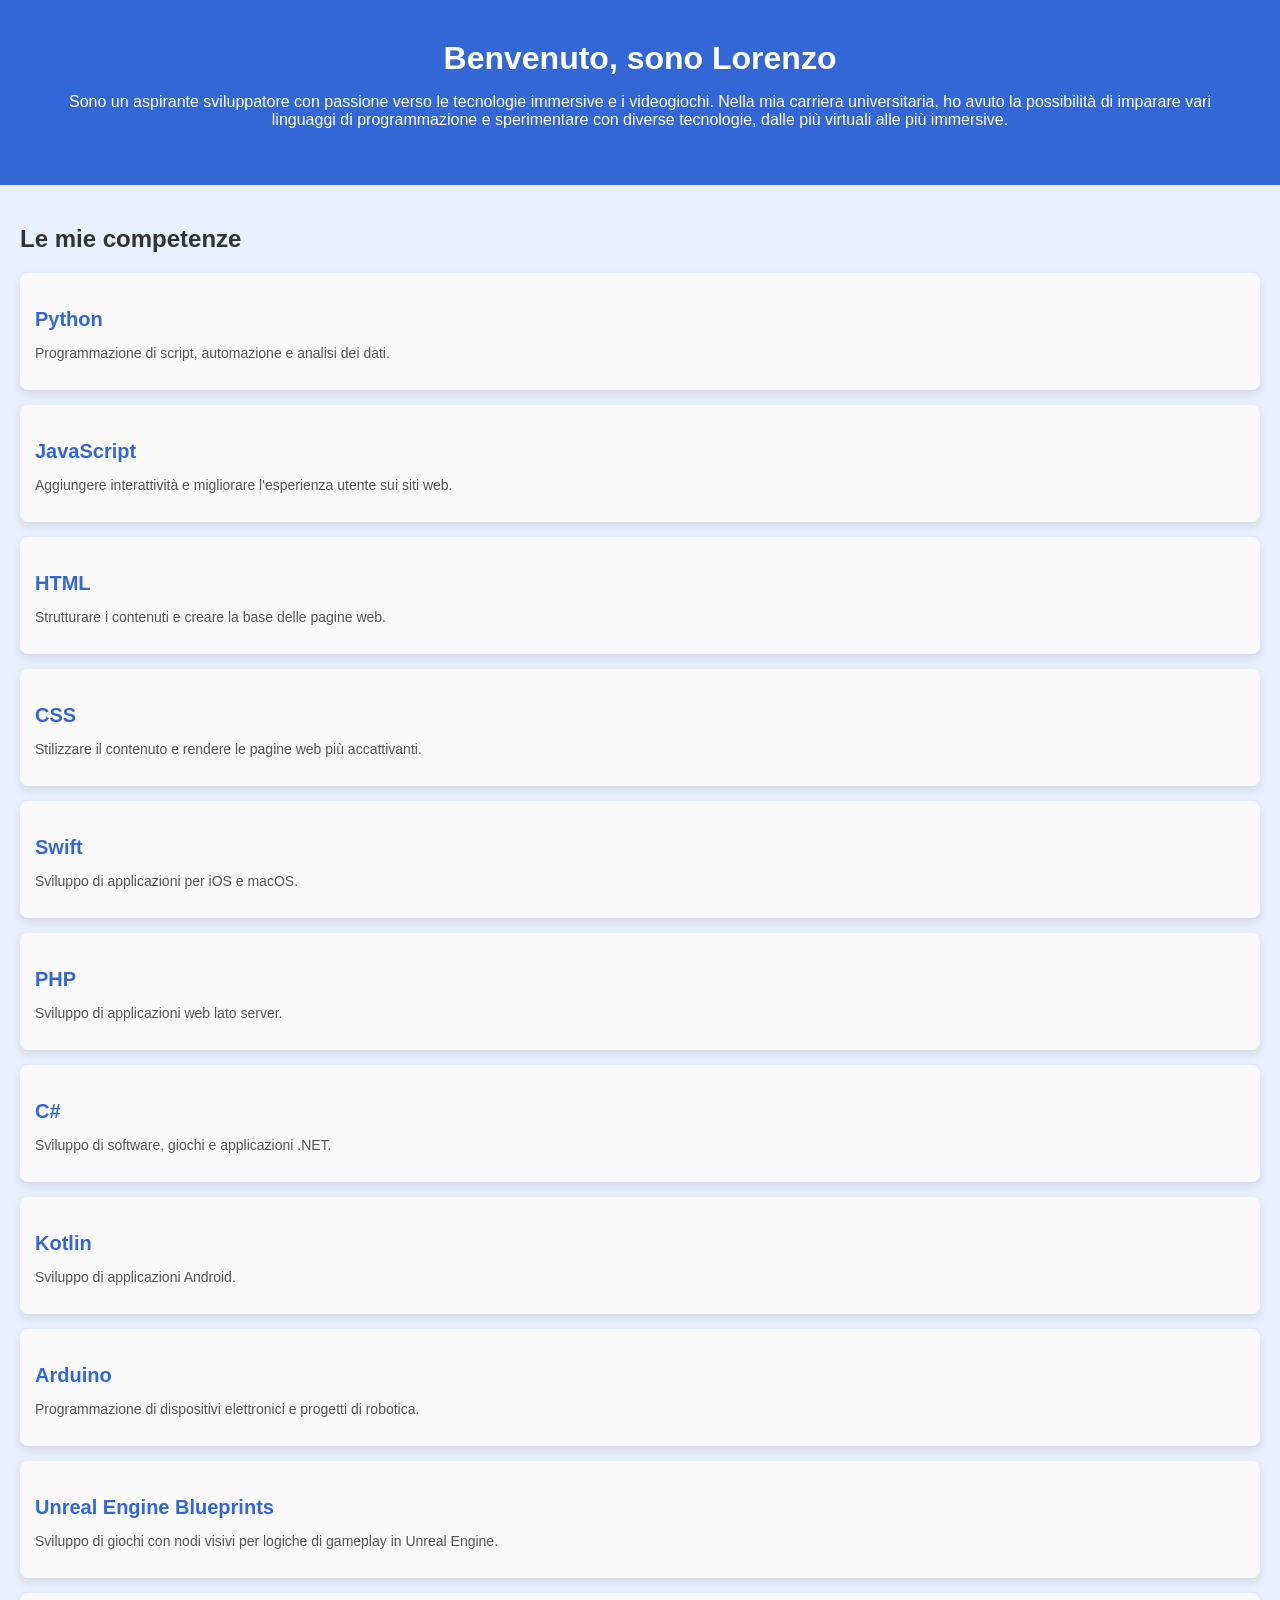
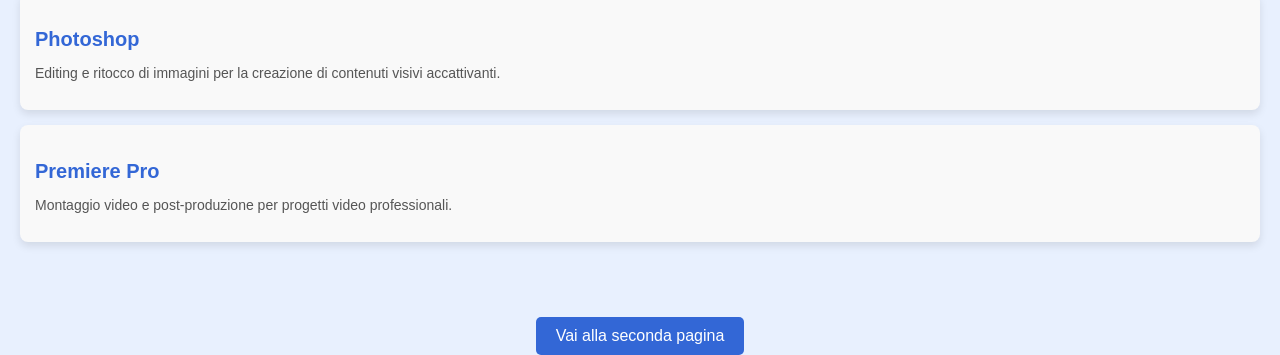
<file: index.html>
<!DOCTYPE html>
<html lang="it">
<head>
    <meta charset="UTF-8">
    <meta name="viewport" content="width=device-width, initial-scale=1.0">
    <title>Il Mio Portfolio</title>
    <link rel="stylesheet" href="Css/style.css">
   
</head>
<body>
    <!-- Sezione Intestazione -->
    <header>
        <h1>Benvenuto, sono Lorenzo</h1>
        <p>Sono un aspirante sviluppatore con passione verso le tecnologie immersive e i videogiochi. 
            Nella mia carriera universitaria, ho avuto la possibilità di imparare vari linguaggi di programmazione 
            e sperimentare con diverse tecnologie, dalle più virtuali alle più immersive.
        </p>
    </header>

    <!-- Sezione delle Competenze -->
    <section id="competenze">
        <h2>Le mie competenze</h2>
        <!-- Ogni competenza -->
        <div class="competenza">
            <h3>Python</h3>
            <p>Programmazione di script, automazione e analisi dei dati.</p>
        </div>
        <div class="competenza">
            <h3>JavaScript</h3>
            <p>Aggiungere interattività e migliorare l'esperienza utente sui siti web.</p>
        </div>
        <div class="competenza">
            <h3>HTML</h3>
            <p>Strutturare i contenuti e creare la base delle pagine web.</p>
        </div>
        <div class="competenza">
            <h3>CSS</h3>
            <p>Stilizzare il contenuto e rendere le pagine web più accattivanti.</p>
        </div>
        <div class="competenza">
            <h3>Swift</h3>
            <p>Sviluppo di applicazioni per iOS e macOS.</p>
        </div>
        <div class="competenza">
            <h3>PHP</h3>
            <p>Sviluppo di applicazioni web lato server.</p>
        </div>
        <div class="competenza">
            <h3>C#</h3>
            <p>Sviluppo di software, giochi e applicazioni .NET.</p>
        </div>
        <div class="competenza">
            <h3>Kotlin</h3>
            <p>Sviluppo di applicazioni Android.</p>
        </div>
        <div class="competenza">
            <h3>Arduino</h3>
            <p>Programmazione di dispositivi elettronici e progetti di robotica.</p>
        </div>
        <div class="competenza">
            <h3>Unreal Engine Blueprints</h3>
            <p>Sviluppo di giochi con nodi visivi per logiche di gameplay in Unreal Engine.</p>
        </div>
        <div class="competenza">
            <h3>Photoshop</h3>
            <p>Editing e ritocco di immagini per la creazione di contenuti visivi accattivanti.</p>
        </div>
        <div class="competenza">
            <h3>Premiere Pro</h3>
            <p>Montaggio video e post-produzione per progetti video professionali.</p>
        </div>
    </section>

    <!-- Link per andare alla Pagina 2 -->
    <section id="navigazione">
        <button class="bottone" onclick="vaiAallaPagina2()">Vai alla seconda pagina</button>
    </section>

    <script src="Js/script.js" defer></script> <!-- Carica il JavaScript -->
</body>
</html>
</file>
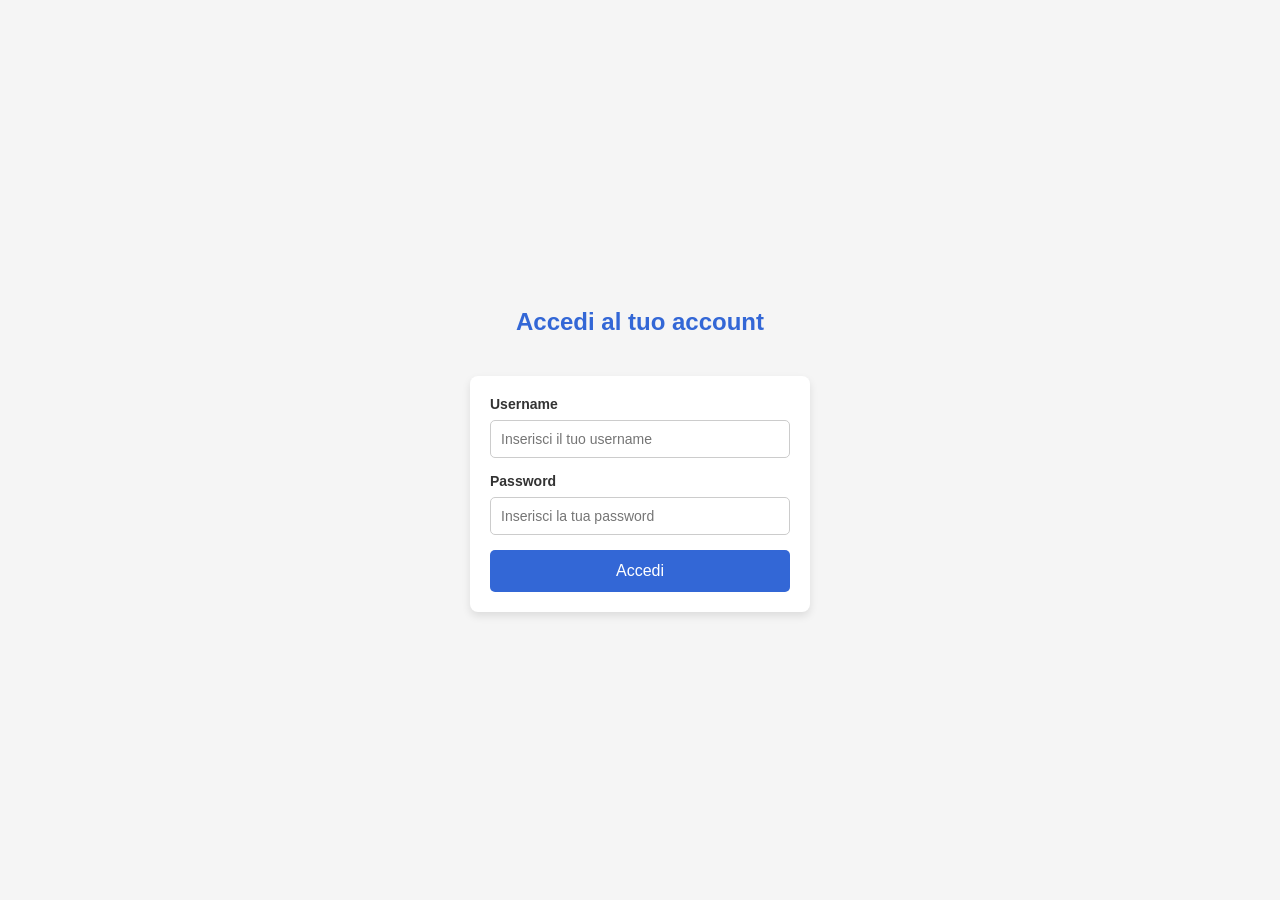
<file: login.html>
<!DOCTYPE html>
<html lang="it">
<head>
    <meta charset="UTF-8">
    <meta name="viewport" content="width=device-width, initial-scale=1.0">
    <title>Login</title>
    <link rel="stylesheet" href="Css/style.css">
</head>
<body>
    <section class="login-container">
        <h2>Accedi al tuo account</h2>
        <form id="login-form">
            <label for="username">Username</label>
            <input type="text" id="username" name="username" placeholder="Inserisci il tuo username" required>

            <label for="password">Password</label>
            <input type="password" id="password" name="password" placeholder="Inserisci la tua password" required>  

            <button type="button" onclick="verificaLogin()">Accedi</button>
        </form>
    </section>

    <script src="Js/script.js" defer></script>
</body>
</html>
</file>
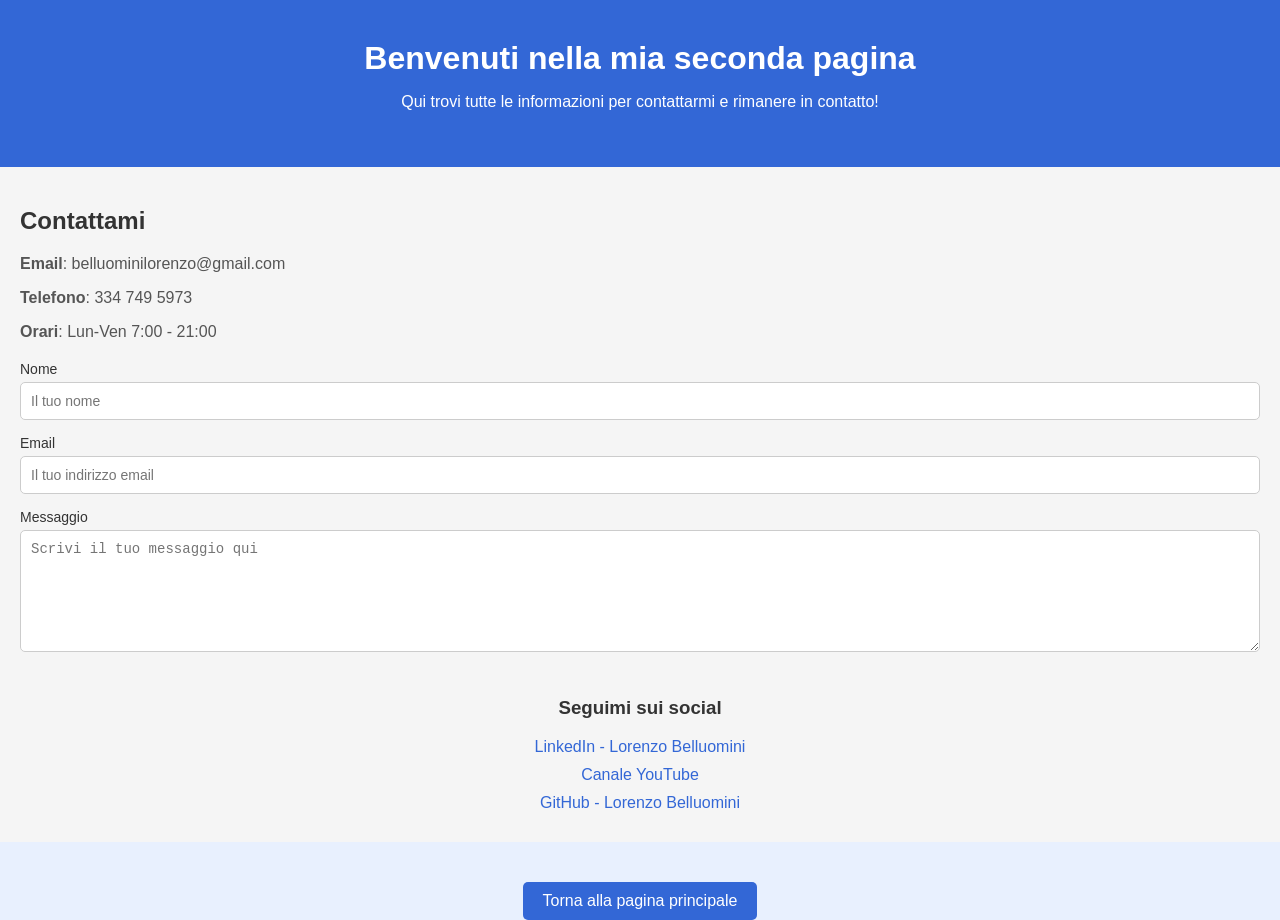
<file: pagina2.html>
<!DOCTYPE html>
<html lang="it">
<head>
    <meta charset="UTF-8">
    <meta name="viewport" content="width=device-width, initial-scale=1.0">
    <title>Informazioni</title>
    <link rel="stylesheet" href="Css/style.css">
</head>
<body>
    <header>
        <h1>Benvenuti nella mia seconda pagina</h1>
        <p>Qui trovi tutte le informazioni per contattarmi e rimanere in contatto!</p>
    </header>
    
    <!-- Sezione Contatti -->
    <section id="contatti">
        <h2>Contattami</h2>
        <div class="info-contatti">
            <p><strong>Email</strong>: belluominilorenzo@gmail.com</p>
            <p><strong>Telefono</strong>: 334 749 5973</p>
            <p><strong>Orari</strong>: Lun-Ven 7:00 - 21:00</p>
        </div>

        <form id="contact-form" action="#" method="post">
            <label for="name">Nome</label>
            <input type="text" id="name" name="name" placeholder="Il tuo nome" required>

            <label for="email">Email</label>
            <input type="email" id="email" name="email" placeholder="Il tuo indirizzo email" required>

            <label for="messagge">Messaggio</label>
            <textarea id="messagge" name="messagge" rows="4" placeholder="Scrivi il tuo messaggio qui" required></textarea>
        </form>

        <!-- Social -->
        <div class="social">
            <h3>Seguimi sui social</h3>
            <a href="https://www.linkedin.com/in/lorenzo-belluomini/" target="_blank">LinkedIn - Lorenzo Belluomini</a>
            <a href="https://www.youtube.com/channel/UCyI4lifh6_faZpl7VGvBbKA" target="_blank">Canale YouTube</a>
            <a href="https://github.com/lorenzo1118" target="_blank">GitHub - Lorenzo Belluomini</a>
        </div>
    </section>

    <!-- Bottone per tornare alla pagina principale -->
    <section id="navigazione">
        <button onclick="ritornaAllaHome()" class="bottone">Torna alla pagina principale</button>
    </section>

    <script src="Js/script.js"></script>
</body>
</html>
</file>
<file: Css/style.css>
/* Stile generale */
body {
    font-family: Arial, sans-serif;
    margin: 0;
    padding: 0;
    background-color: #e8f0fe;
    color: #333;
}

/* Login Page */
.login-container {
    display: flex;
    flex-direction: column;
    align-items: center;
    justify-content: center;
    height: 100vh;
    background-color: #f5f5f5;
}

.login-container h2 {
    font-size: 24px;
    color: #3367d6;
    margin-bottom: 20px;
}

#login-form {
    display: flex;
    flex-direction: column;
    width: 300px;
    padding: 20px;
    border-radius: 8px;
    background-color: #fff;
    box-shadow: 0 4px 8px rgba(0, 0, 0, 0.1);
}

#login-form label {
    margin-bottom: 8px;
    font-weight: bold;
    font-size: 14px;
}

#login-form input {
    padding: 10px;
    margin-bottom: 15px;
    font-size: 14px;
    border: 1px solid #ccc;
    border-radius: 5px;
}

#login-form button {
    padding: 12px;
    background-color: #3367d6;
    color: white;
    border: none;
    border-radius: 5px;
    font-size: 16px;
    cursor: pointer;
}

#login-form button:hover {
    background-color: #285ab7;
}

/* Home Page */
header {
    background-color: #3367d6;
    color: #fff;
    padding: 40px;
    text-align: center;
}

header h1 {
    margin: 0;
    font-size: 2em;
}

#competenze {
    padding: 20px;
}

#competenze h2 {
    font-size: 24px;
    color: #333;
    margin-bottom: 20px;
}

.competenza {
    background-color: #f9f9f9;
    padding: 15px;
    margin-bottom: 15px;
    border-radius: 8px;
    box-shadow: 0 4px 8px rgba(0, 0, 0, 0.1);
}

.competenza h3 {
    font-size: 20px;
    color: #3367d6;
    margin-bottom: 10px;
}

.competenza p {
    font-size: 14px;
    color: #555;
}

/* Bottone per la navigazione */
.bottone {
    padding: 10px 20px;
    background-color: #3367d6;
    color: white;
    font-size: 16px;
    border: none;
    border-radius: 5px;
    cursor: pointer;
    margin-top: 20px;
}

.bottone:hover {
    background-color: #285ab7;
}

#navigazione {
    text-align: center;
}

/* Seconda pagina e stile generico */
#contatti {
    padding: 20px;
    background-color: #f5f5f5;
}

#contatti h2 {
    font-size: 24px;
    color: #333;
    margin-bottom: 20px;
}

.info-contatti p {
    font-size: 16px;
    color: #555;
    margin-bottom: 10px;
}

form {
    display: flex;
    flex-direction: column;
    margin-top: 20px;
}

form label {
    margin-bottom: 5px;
    font-size: 14px;
    color: #333;
}

form input, form textarea {
    padding: 10px;
    margin-bottom: 15px;
    font-size: 14px;
    border: 1px solid #ccc;
    border-radius: 5px;
}

form textarea {
    resize: vertical;
    height: 100px;
}

.social {
    margin-top: 30px;
    text-align: center;
}

.social a {
    display: block;
    margin-bottom: 10px;
    color: #3367d6;
    font-size: 16px;
    text-decoration: none;
}

.social a:hover {
    color: #285ab7;
}

/* Bottone per tornare alla home */
#navigazione {
    text-align: center;
    margin-top: 20px;
}

#navigazione .bottone {
    background-color: #3367d6;
    color: white;
    font-size: 16px;
    padding: 10px 20px;
    border-radius: 5px;
    cursor: pointer;
}

#navigazione .bottone:hover {
    background-color: #285ab7;
}
</file>
